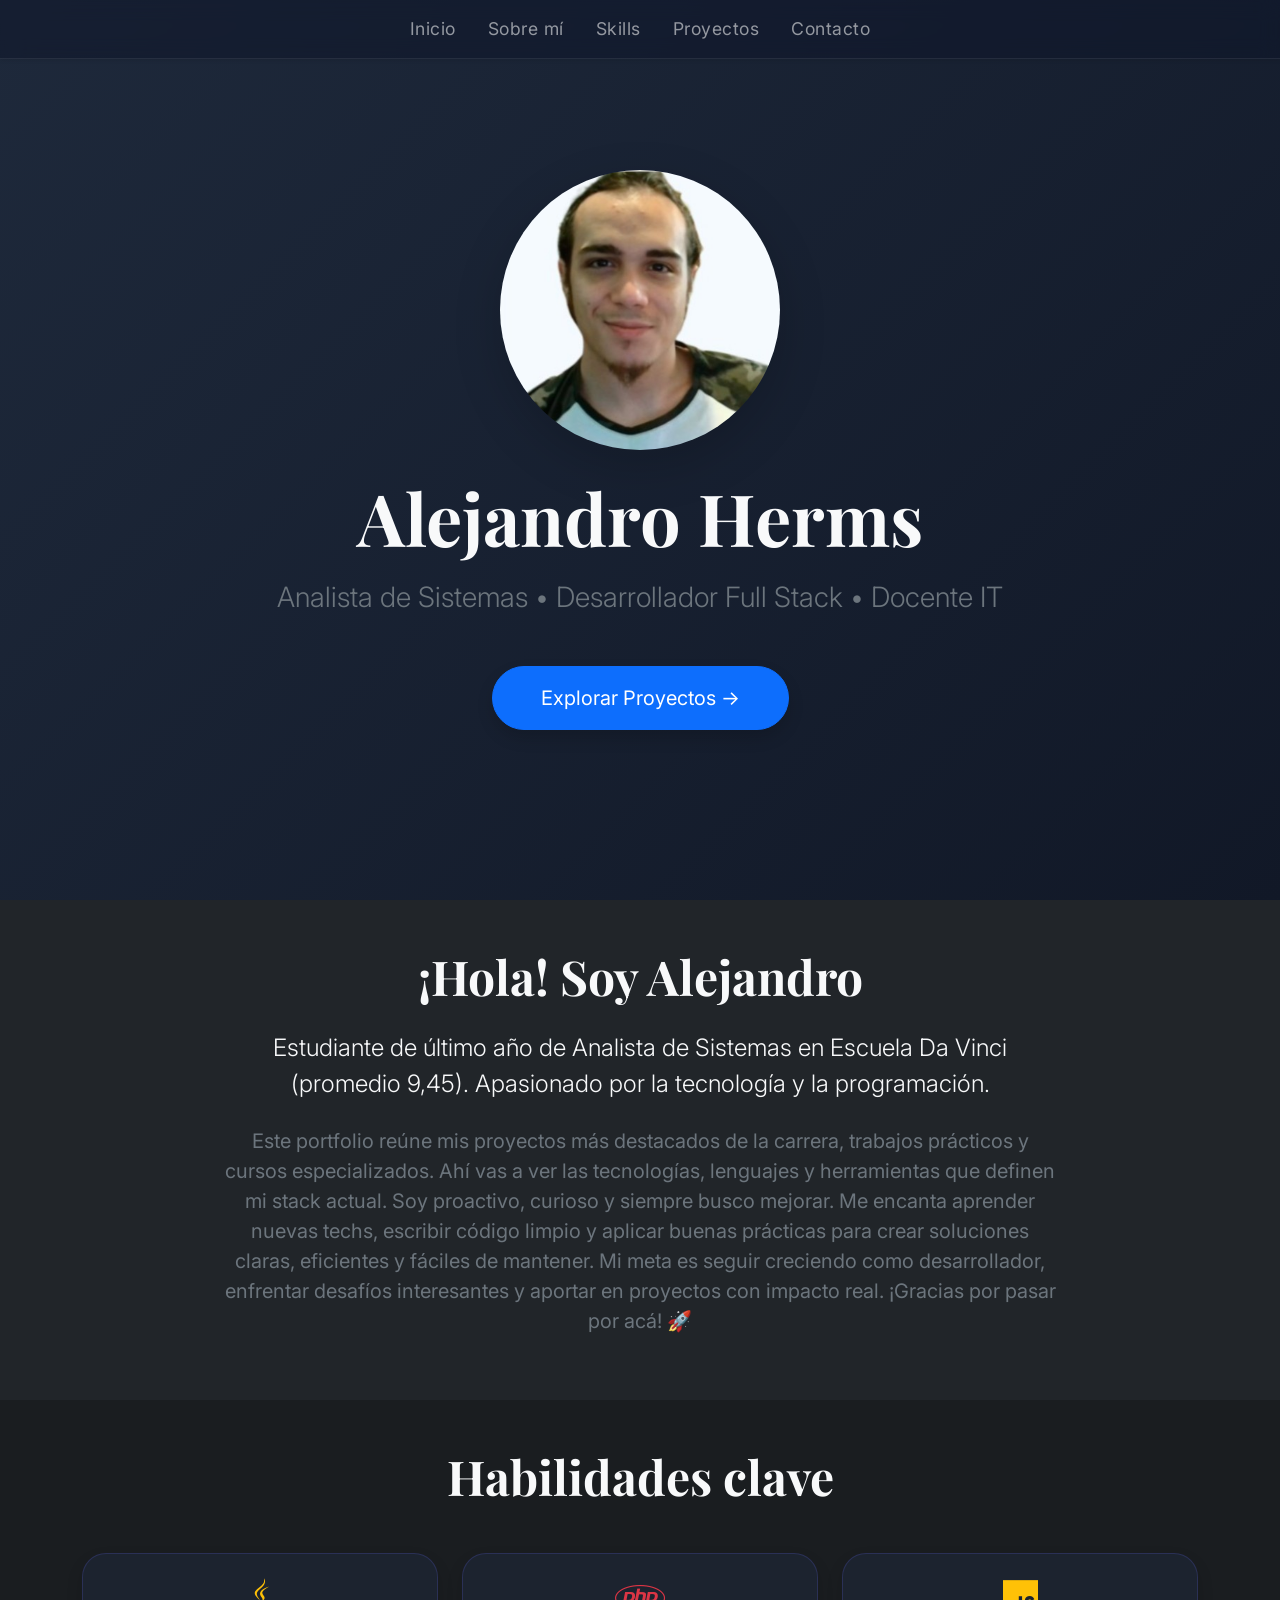
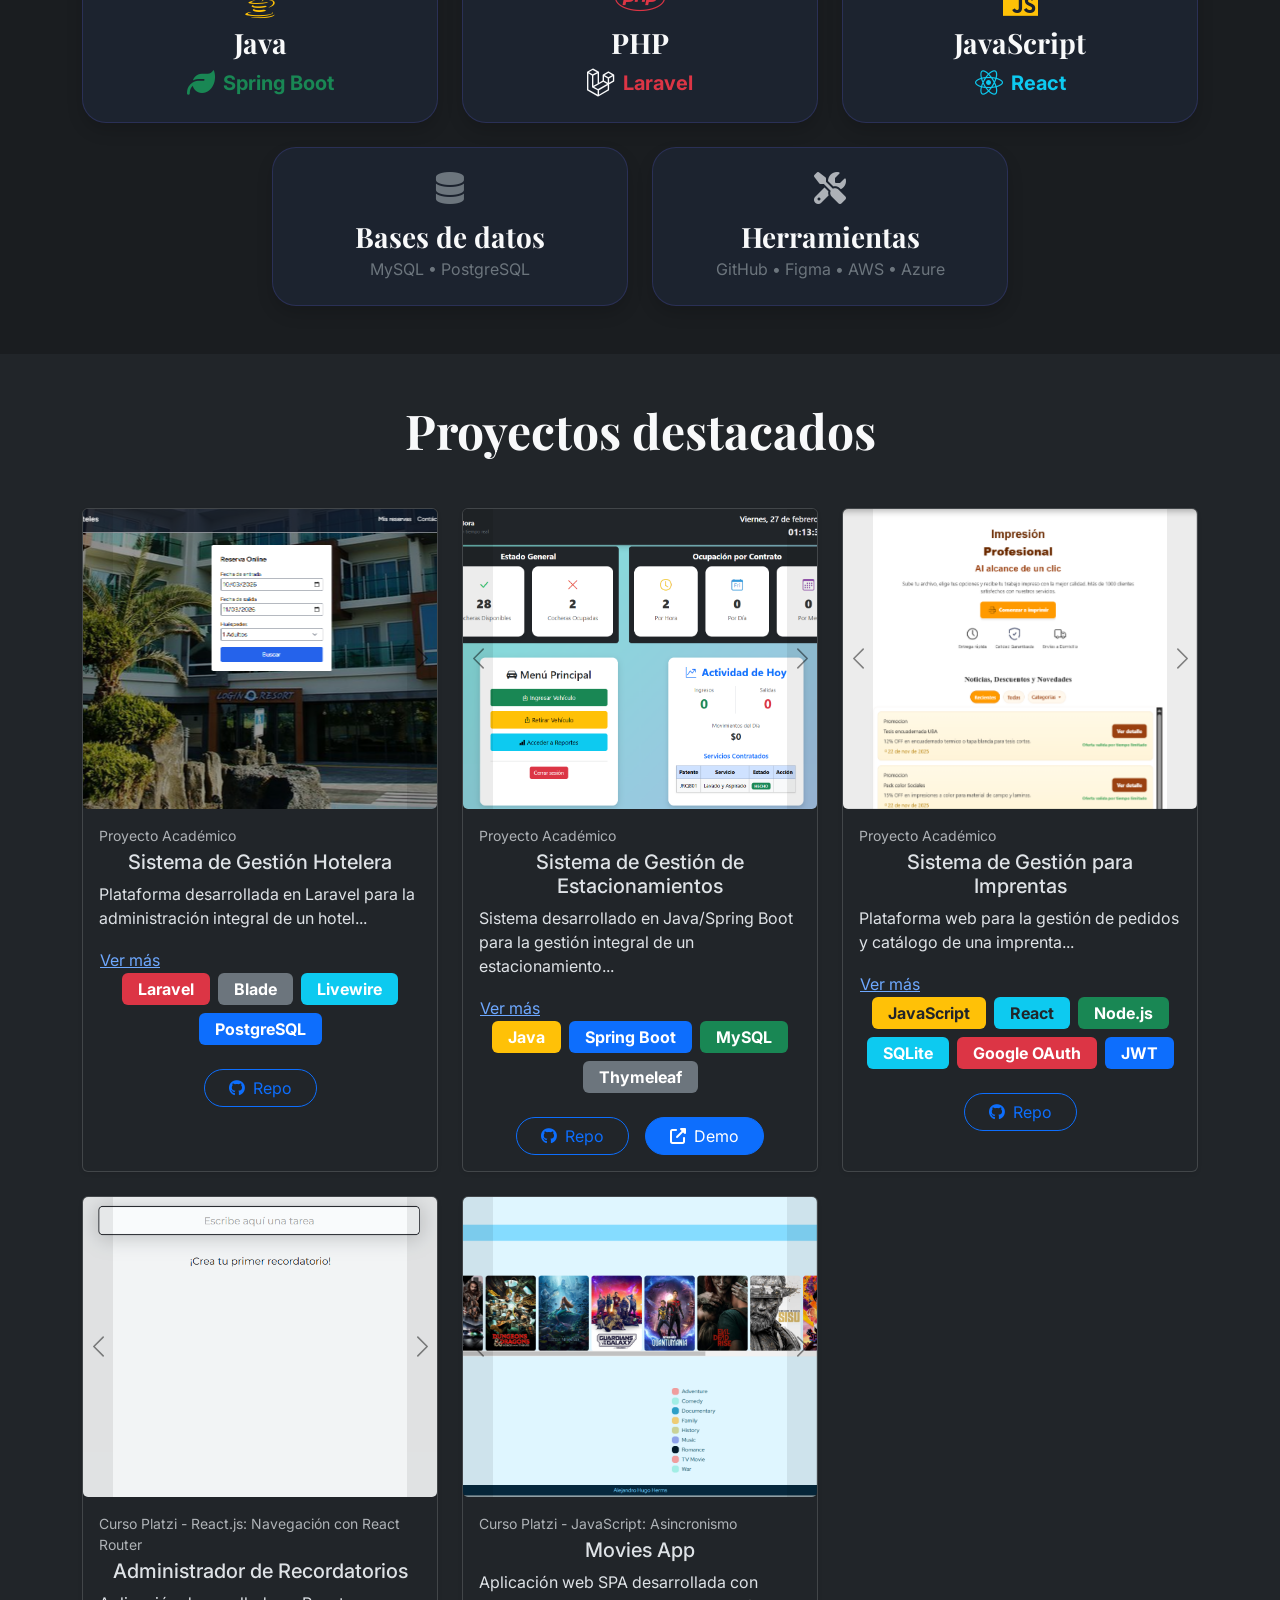
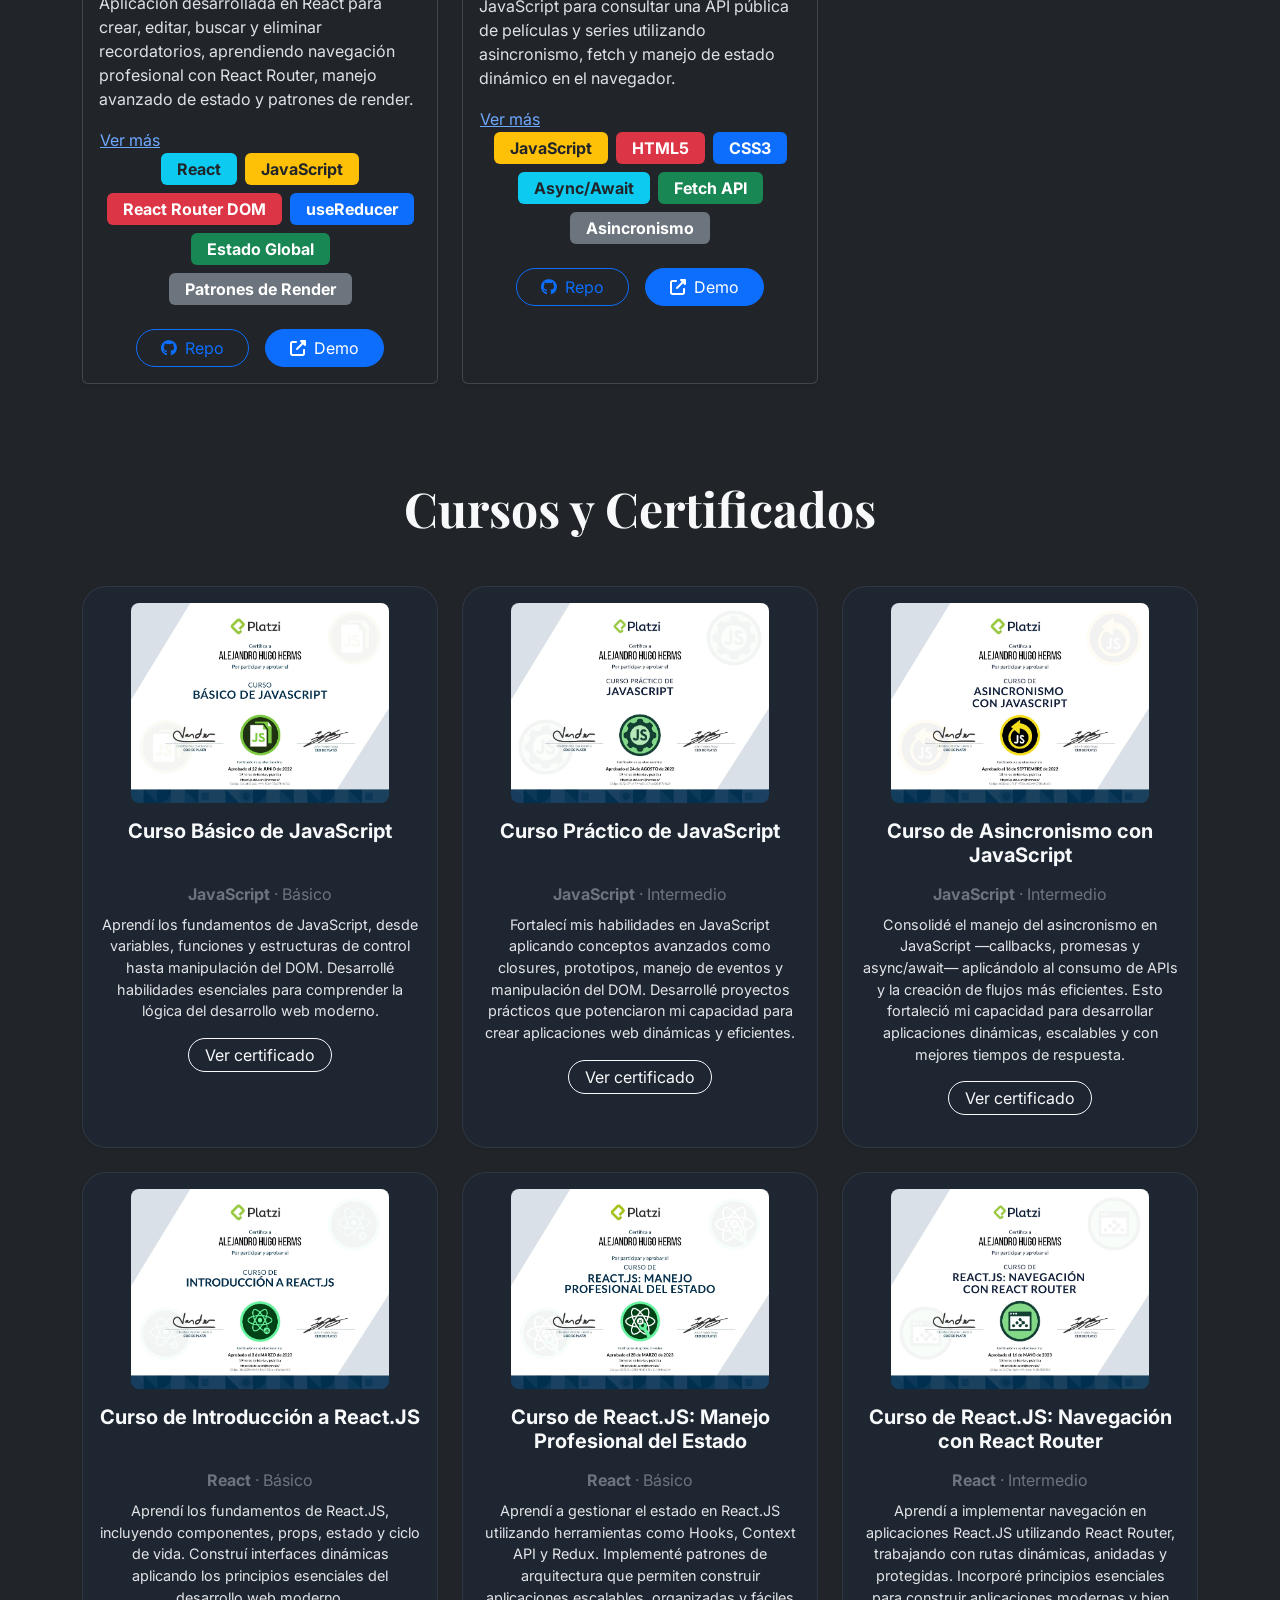
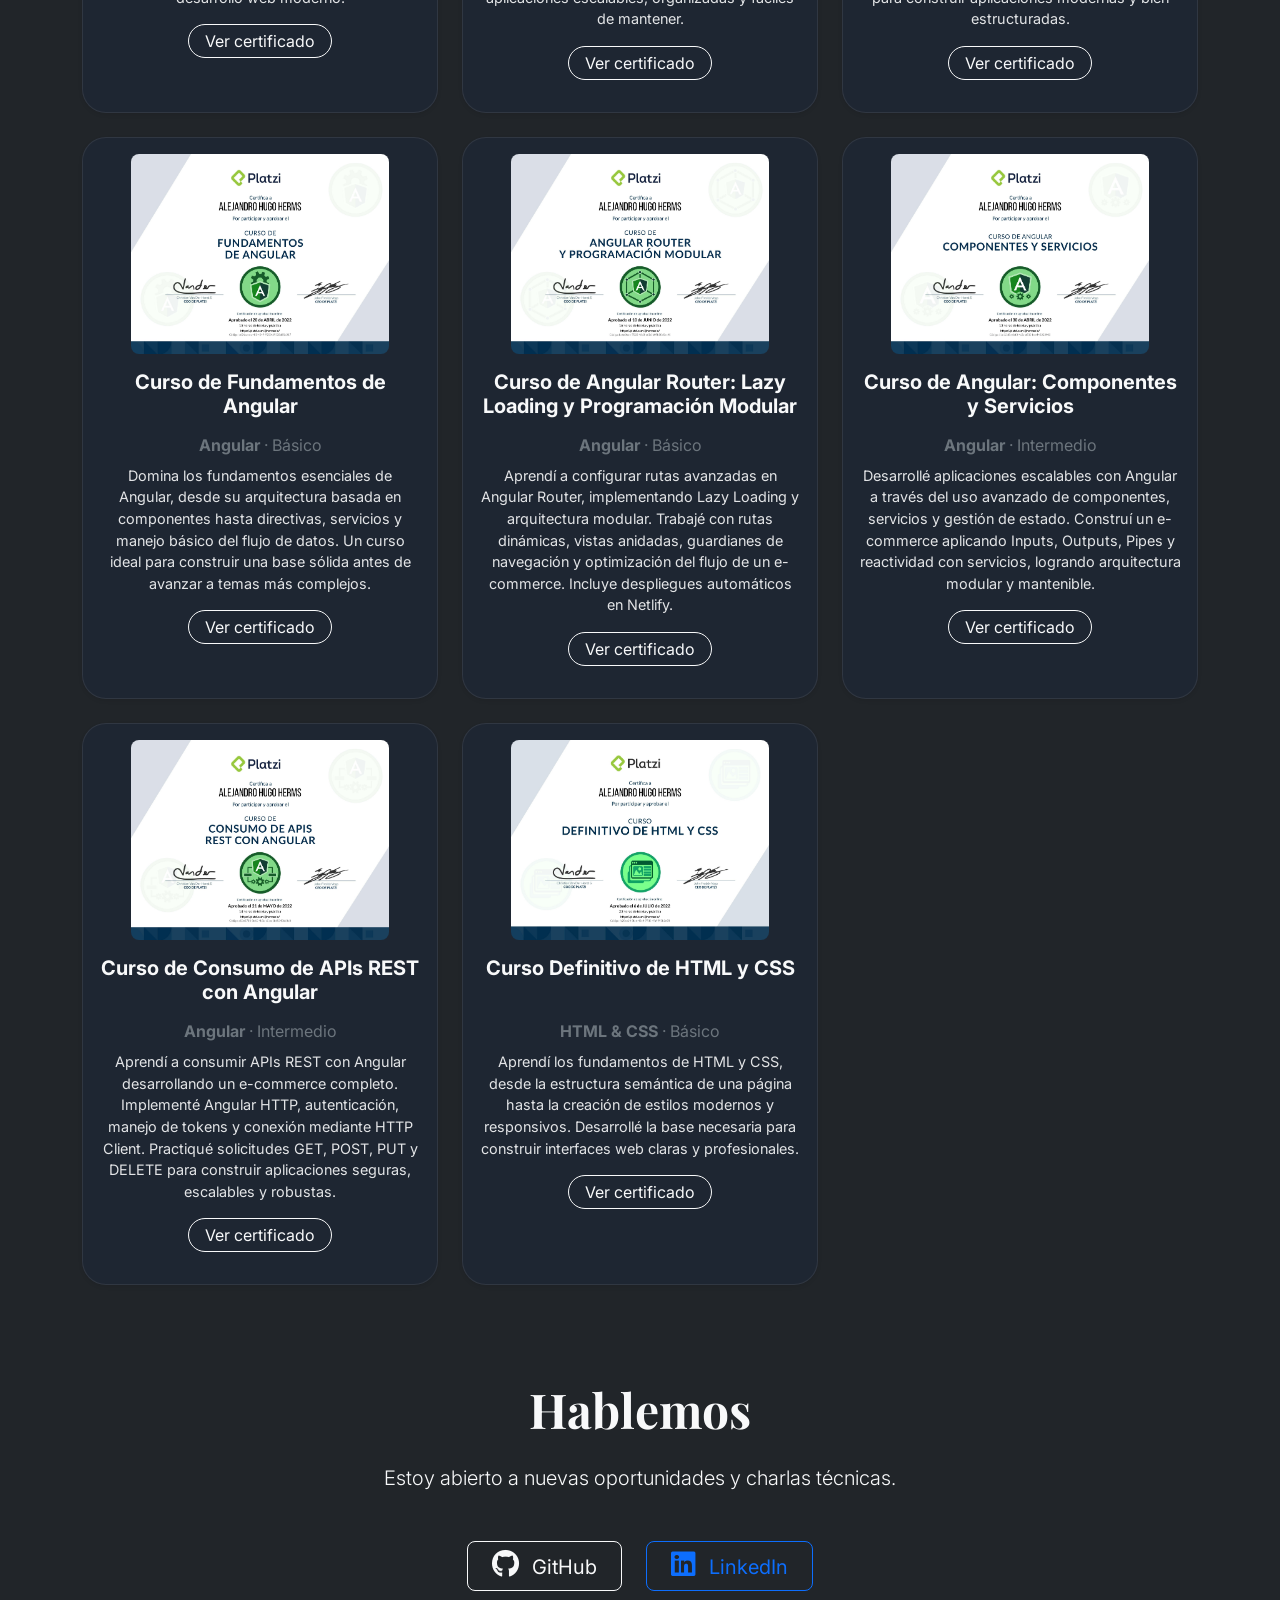
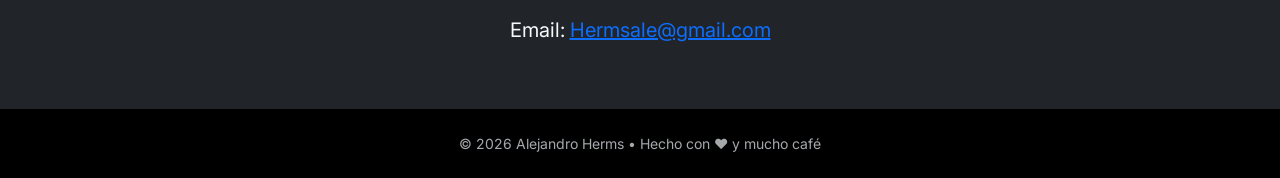
<file: index.html>
<!doctype html>
<html lang="es" data-bs-theme="dark"> <!-- Dark mode por defecto – podés togglearlo -->
<head>
  <meta charset="utf-8">
  <meta name="viewport" content="width=device-width, initial-scale=1">
  <title>Alejandro Herms | Desarrollador Full Stack</title>
  
  <!-- Bootstrap 5.3+ -->
  <link href="https://cdn.jsdelivr.net/npm/bootstrap@5.3.3/dist/css/bootstrap.min.css" rel="stylesheet" integrity="sha384-QWTKZyjpPEjISv5WaRU9OFeRpok6YctnYmDr5pNlyT2bRjXh0JMhjY6hW+ALEwIH" crossorigin="anonymous">
  
  <!-- Font Awesome -->
  <link rel="stylesheet" href="https://cdnjs.cloudflare.com/ajax/libs/font-awesome/6.5.0/css/all.min.css">
  
  <!-- Google Fonts – tipografías modernas -->
  <link rel="preconnect" href="https://fonts.googleapis.com">
  <link rel="preconnect" href="https://fonts.gstatic.com" crossorigin>
  <link href="https://fonts.googleapis.com/css2?family=Inter:wght@300;400;500;600;700&family=Playfair+Display:wght@700&display=swap" rel="stylesheet">
  
  <!-- Tu CSS custom (sugerido abajo) -->
  <link rel="stylesheet" href="styles/style.css">
  <link rel="stylesheet" href="styles/cardsCursos.css">
  <link rel="stylesheet" href="styles/cursor.css">
  
  <!-- Favicon (agregá uno bueno) -->
  <link rel="icon" href="favicon.ico" type="image/x-icon">
</head>
<body class="bg-dark text-light">

  <!-- Navbar más minimal y con glassmorphism o sombra suave -->
<nav class="navbar navbar-expand-lg navbar-dark glass-nav fixed-top shadow-sm">
  <div class="container">

    <!-- Logo centrado en mobile -->
    <a class="navbar-brand fw-bold fs-3 mx-auto d-lg-none" href="#hero">AH</a>

    <button class="navbar-toggler" type="button" data-bs-toggle="collapse" data-bs-target="#navbarNav">
      <span class="navbar-toggler-icon"></span>
    </button>

    <div class="collapse navbar-collapse justify-content-center" id="navbarNav">
      <ul class="navbar-nav align-items-center gap-3">

        <li class="nav-item">
          <a class="nav-link nav-modern" href="#hero">Inicio</a>
        </li>

        <li class="nav-item">
          <a class="nav-link nav-modern" href="#about">Sobre mí</a>
        </li>

        <!-- Logo centrado en desktop -->
        <li class="nav-item d-none d-lg-block mx-4">
          <a class="navbar-brand fw-bold fs-2 nav-logo" href="#hero">AH</a>
        </li>

        <li class="nav-item">
          <a class="nav-link nav-modern" href="#skills">Skills</a>
        </li>

        <li class="nav-item">
          <a class="nav-link nav-modern" href="#projects">Proyectos</a>
        </li>

        <li class="nav-item">
          <a class="nav-link nav-modern" href="#contact">Contacto</a>
        </li>

      </ul>
    </div>
  </div>
</nav>

  <!-- HERO – más grande, con gradiente y foto destacada -->
  <section id="hero" class="min-vh-100 d-flex align-items-center justify-content-center text-center bg-gradient-hero position-relative overflow-hidden">
    <div class="container position-relative z-2">
      <img src="image/image.jpg" alt="Alejandro Herms" class="rounded-circle img-fluid shadow-lg mb-4" width="280" height="280" loading="lazy">
      <h1 class="display-2 fw-bold mb-3 animate__animated animate__fadeInDown">Alejandro Herms</h1>
      <p class="lead fs-3 text-secondary mb-5">Analista de Sistemas • Desarrollador Full Stack • Docente IT</p>
      <a href="#projects" class="btn btn-primary btn-lg px-5 py-3 rounded-pill shadow">Explorar Proyectos →</a>
    </div>
  </section>

  <section id="about" class="py-5">
    <div class="container">
      <div class="row justify-content-center">
        <div class="col-lg-9 text-center">
          <h2 class="display-5 fw-bold mb-4">¡Hola! Soy Alejandro</h2>
          <p class="lead fs-4 mb-4">
            Estudiante de último año de Analista de Sistemas en Escuela Da Vinci (promedio 9,45). Apasionado por la tecnología y la programación.          </p>
          <p class="fs-5 text-secondary">
            Este portfolio reúne mis proyectos más destacados de la carrera, trabajos prácticos y cursos especializados. Ahí vas a ver las tecnologías, lenguajes y herramientas que definen mi stack actual.
              Soy proactivo, curioso y siempre busco mejorar. Me encanta aprender nuevas techs, escribir código limpio y aplicar buenas prácticas para crear soluciones claras, eficientes y fáciles de mantener.
              Mi meta es seguir creciendo como desarrollador, enfrentar desafíos interesantes y aportar en proyectos con impacto real. ¡Gracias por pasar por acá! 🚀
          </p>
        </div>
      </div>
    </div>
  </section>

<section id="skills" class="py-5 bg-dark-subtle">
  <div class="container">
    <h2 class="text-center display-5 fw-bold mb-5">Habilidades clave</h2>
    
    <div class="row g-4 justify-content-center">
      
      <!-- Java + Spring Boot -->
      <div class="col-6 col-md-4 col-lg-4">
        <div class="skill-card p-4 rounded-4 shadow hover-scale text-center highlight-framework" 
             onclick="filtrarProyectos('java')">
          <i class="fab fa-java fs-1 mb-2 text-warning"></i> <!-- Lenguaje base -->
          <h3 class="fw-bold mb-2">Java</h3>
          <div class="d-flex align-items-center justify-content-center gap-2">
            <i class="fas fa-leaf fs-3 text-success"></i> <!-- Ícono Spring (hoja verde oficial) -->
            <p class="text-success fw-bold fs-5 mb-0">Spring Boot</p>
          </div>
        </div>
      </div>

      <!-- PHP + Laravel -->
      <div class="col-6 col-md-4 col-lg-4">
        <div class="skill-card p-4 rounded-4 shadow hover-scale text-center highlight-framework" 
             onclick="filtrarProyectos('php')">
          <i class="fab fa-php fs-1 mb-2 text-danger"></i> <!-- Lenguaje base -->
          <h3 class="fw-bold mb-2">PHP</h3>
          <div class="d-flex align-items-center justify-content-center gap-2">
            <i class="fab fa-laravel fs-3 text-pink"></i> <!-- Laravel brand icon -->
            <p class="text-danger fw-bold fs-5 mb-0">Laravel</p>
          </div>
        </div>
      </div>

      <!-- JavaScript + React -->
      <div class="col-6 col-md-4 col-lg-4">
        <div class="skill-card p-4 rounded-4 shadow hover-scale text-center highlight-framework" 
             onclick="filtrarProyectos('javascript')">
          <i class="fab fa-js fs-1 mb-2 text-warning"></i> <!-- Lenguaje base -->
          <h3 class="fw-bold mb-2">JavaScript</h3>
          <div class="d-flex align-items-center justify-content-center gap-2">
            <i class="fab fa-react fs-3 text-info"></i> <!-- React brand icon -->
            <p class="text-info fw-bold fs-5 mb-0">React</p>
          </div>
        </div>
      </div>

      <!-- Bases de datos (simple, sin framework extra) -->
      <div class="col-6 col-md-4 col-lg-4">
        <div class="skill-card p-4 rounded-4 shadow hover-scale text-center" 
             onclick="filtrarProyectos('mysql')">
          <i class="fas fa-database fs-2 mb-3 text-secondary"></i>
          <h3 class="fw-bold mb-1">Bases de datos</h3>
          <p class="text-secondary mb-0">MySQL • PostgreSQL</p>
        </div>
      </div>

      <!-- Herramientas -->
      <div class="col-6 col-md-4 col-lg-4">
        <div class="skill-card p-4 rounded-4 shadow hover-scale text-center" 
             onclick="filtrarProyectos('tools')">
          <i class="fas fa-tools fs-2 mb-3 text-muted"></i>
          <h3 class="fw-bold mb-1">Herramientas</h3>
          <p class="text-secondary mb-0">GitHub • Figma • AWS • Azure</p>
        </div>
      </div>

    </div>
  </div>
</section>

<!-- PROYECTOS -->
  <section id="projects" class="py-5">
    <div class="container">
      <h2 class="text-center display-5 fw-bold mb-5">Proyectos destacados</h2>
      <div class="row g-4" id="projects-container">
      </div>
    </div>
  </section>

  <!-- CURSOS -->
<section id="cursos" class="py-5">
  <div class="container">
    <h2 class="text-center display-5 fw-bold mb-5">Cursos y Certificados</h2>
    <div class="row g-4" id="cursos-container">
    </div>
  </div>
</section>

  <!-- CONTACTO -->
  <section id="contact" class="py-5 bg-gradient-contact">
    <div class="container text-center">
      <h2 class="display-5 fw-bold mb-4">Hablemos</h2>
      <p class="lead mb-5">Estoy abierto a nuevas oportunidades y charlas técnicas.</p>
      <div class="d-flex justify-content-center gap-4 flex-wrap">
        <a href="https://github.com/hermsale" target="_blank" rel="noopener" class="btn btn-outline-light btn-lg px-4">
          <i class="fab fa-github fs-3 me-2"></i> GitHub
        </a>
        <a href="https://www.linkedin.com/in/alejandro-hugo-herms/" target="_blank" rel="noopener" class="btn btn-outline-primary btn-lg px-4">
          <i class="fab fa-linkedin fs-3 me-2"></i> LinkedIn
        </a>
      </div>
      <p class="mt-4 fs-5">Email: <a href="mailto:Hermsale@gmail.com" class="text-primary">Hermsale@gmail.com</a></p>
    </div>
  </section>

  <footer class="text-center py-4 bg-black text-muted small">
    © 2026 Alejandro Herms • Hecho con ❤️ y mucho café
  </footer>

  <!-- Scripts -->
  <script src="https://cdn.jsdelivr.net/npm/bootstrap@5.3.3/dist/js/bootstrap.bundle.min.js"></script>
  <script src="./js/cargaInicialProyectos.js"></script>
  <script src="./js/cursosCargaInicial.js"></script>
  <script src="./js/script.js"></script>

  <!-- Opcional: AOS para animaciones al scroll -->
  <link href="https://unpkg.com/aos@2.3.1/dist/aos.css" rel="stylesheet">


  <script src="https://unpkg.com/aos@2.3.1/dist/aos.js"></script>
  <script>AOS.init({ duration: 800, once: true });</script>
  <script src="./js/cursor.js"></script> 

   <!-- Modal cursos -->
  <div id="modalCursoImg" class="modal-imagen" onclick="cerrarModalCursoImg()">
    <span class="cerrar">&times;</span>
    <img class="modal-contenido" id="imgCursoModal" alt="Imagen del curso">
    <div id="captionCurso"></div>
  </div>

  <!-- Modal sigue igual, pero podés mejorar con más controles -->
 <div class="modal fade" id="modalImagen" tabindex="-1">
    <div class="modal-dialog modal-dialog-centered modal-xl">
      <div class="modal-content bg-dark">
        <div class="modal-body p-0">

          <div id="carouselModal" class="carousel slide" data-bs-ride="false">
            <div class="carousel-inner" id="carouselModalInner">
            </div>

            <button class="carousel-control-prev" type="button" data-bs-target="#carouselModal" data-bs-slide="prev" title="Imagen anterior">
              <span class="carousel-control-prev-icon"></span>
            </button>
            <button class="carousel-control-next" type="button" data-bs-target="#carouselModal" data-bs-slide="next" title="Siguiente imagen">
              <span class="carousel-control-next-icon"></span>
            </button>
          </div>

        </div>
      </div>
    </div>
  </div>

 
</body>
</html>
</file>
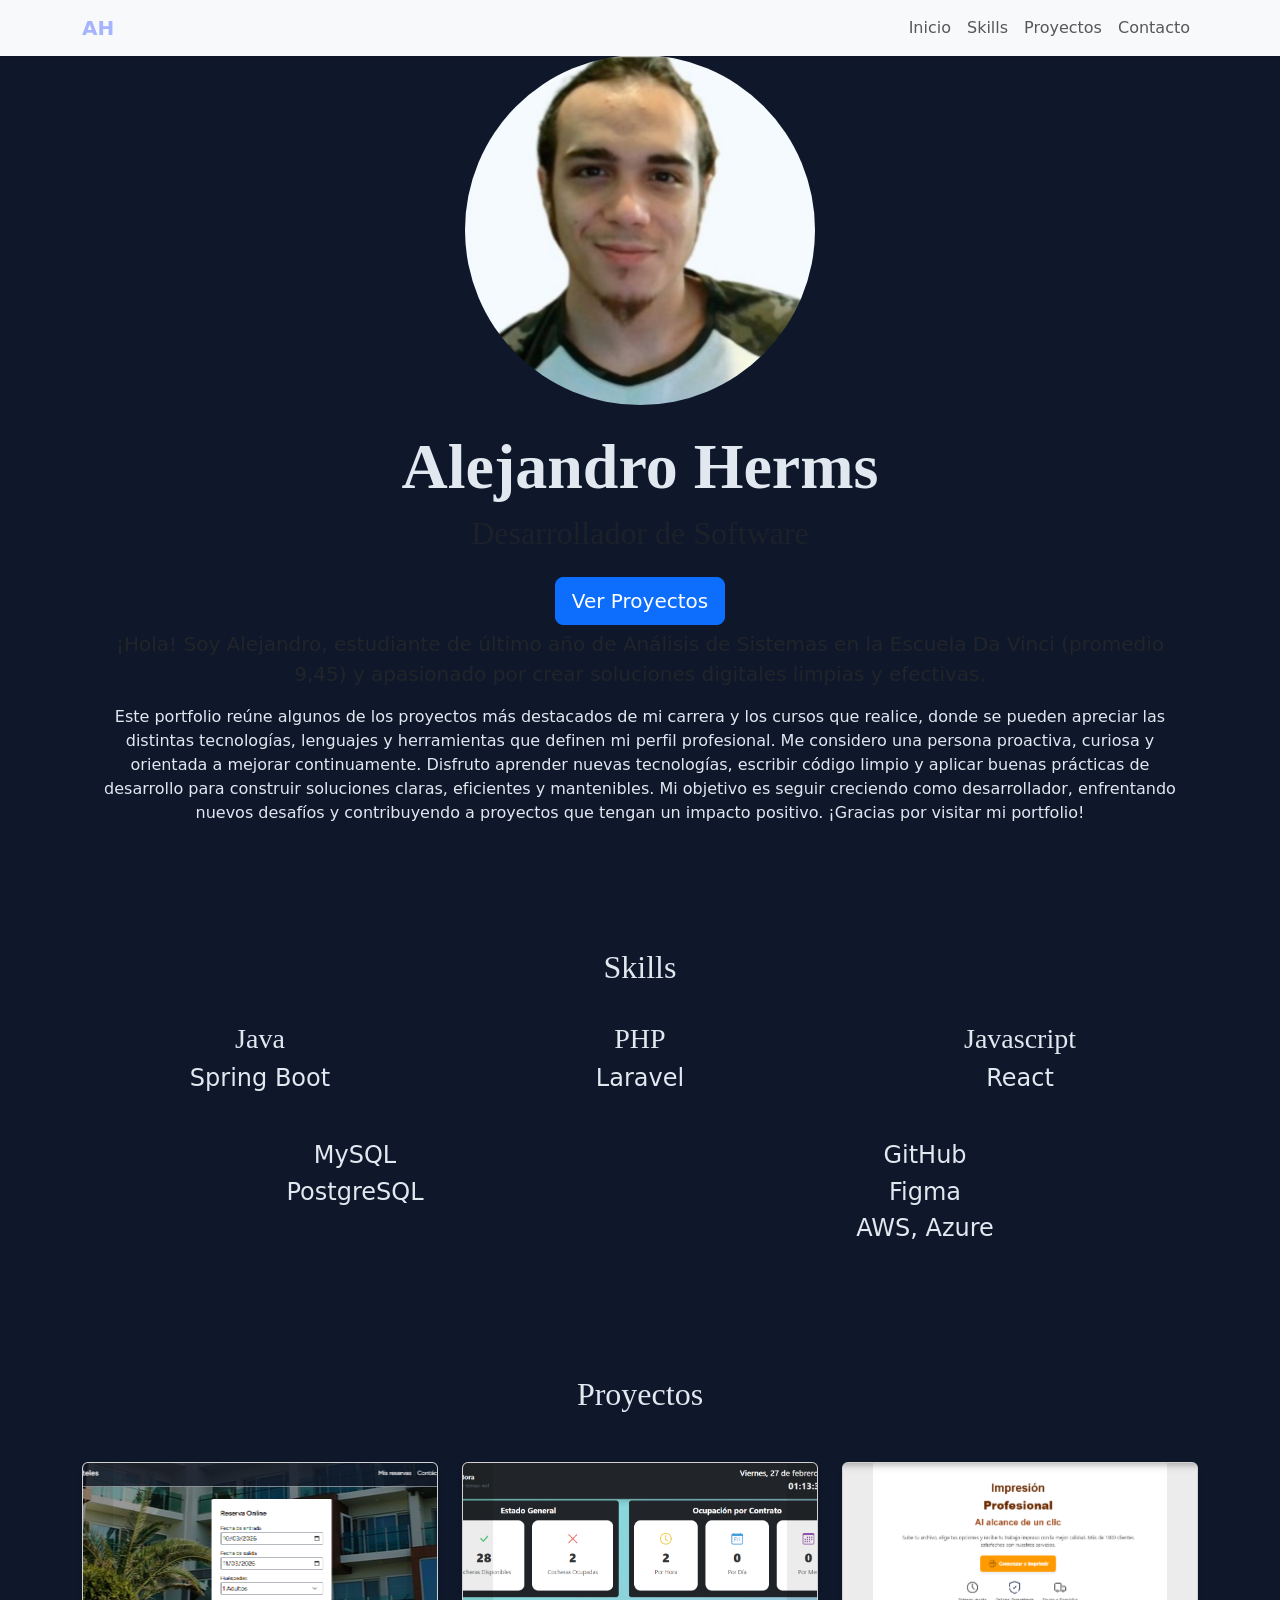
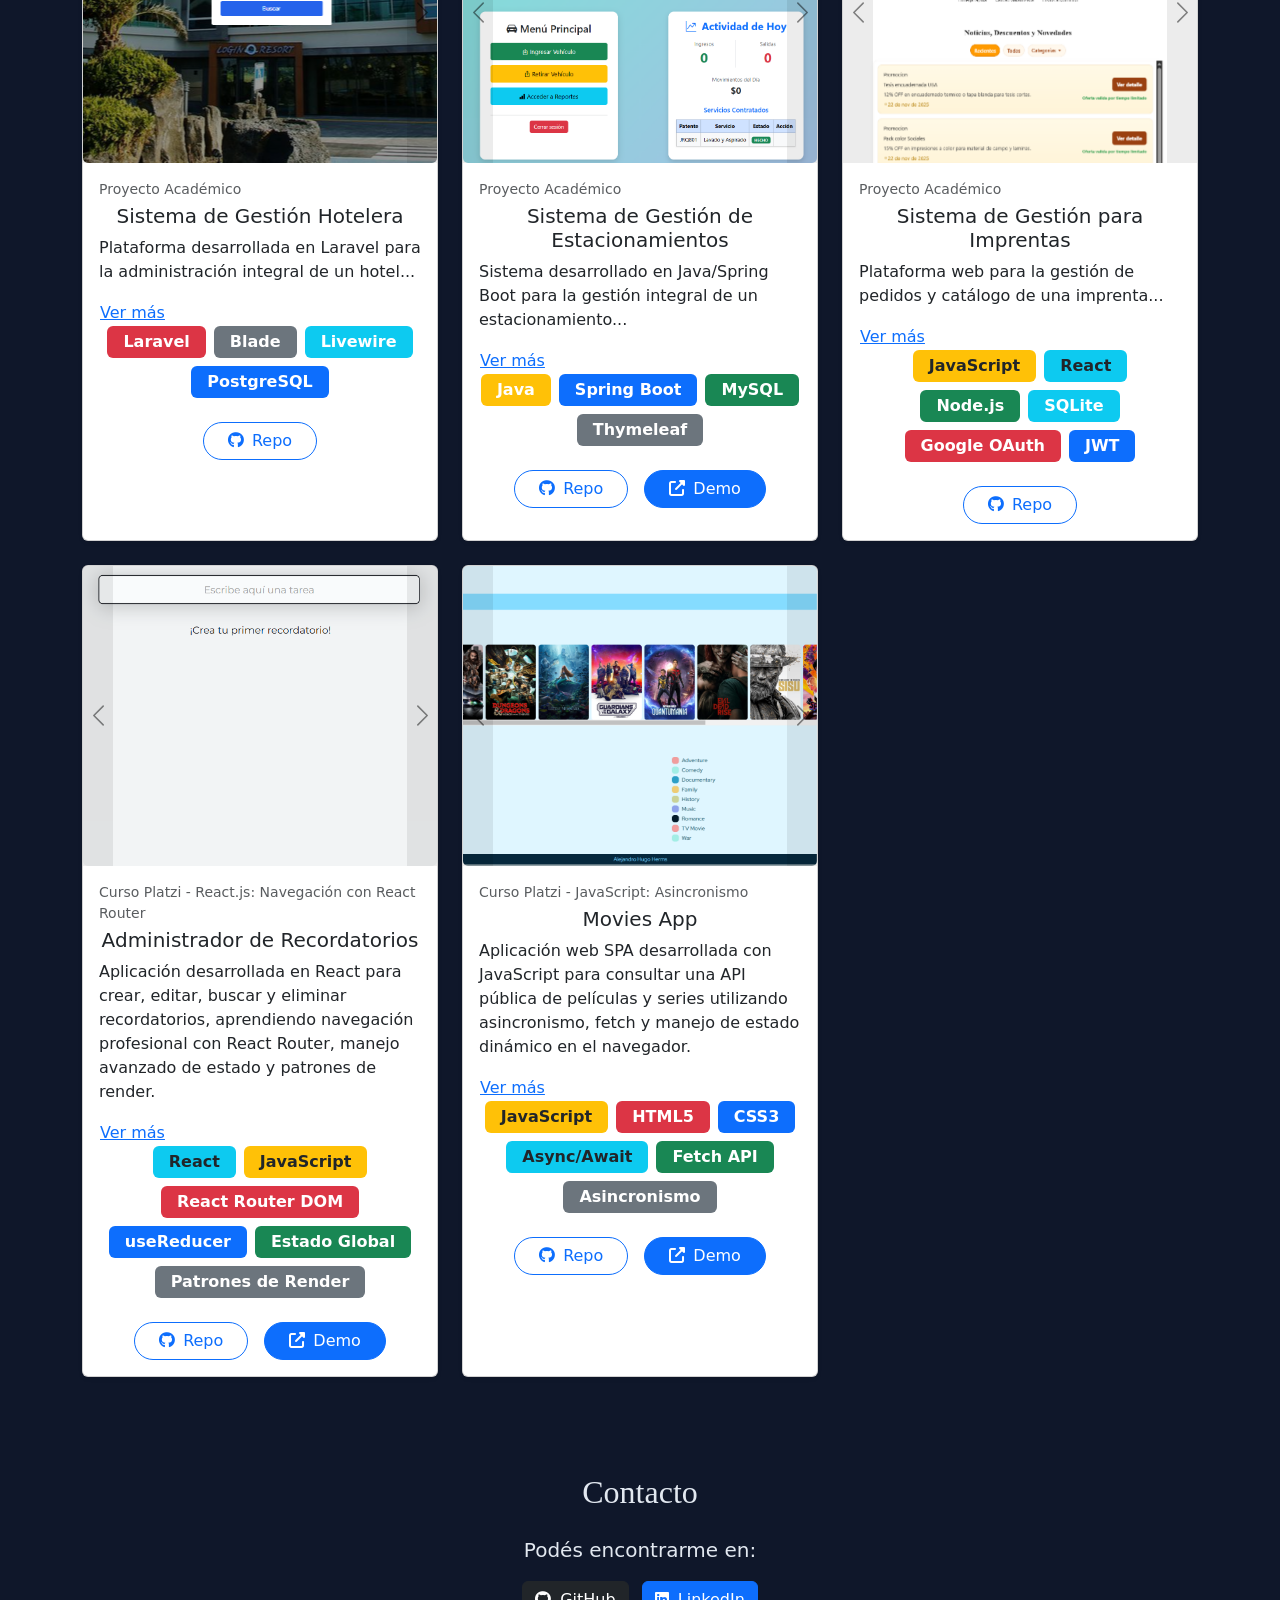
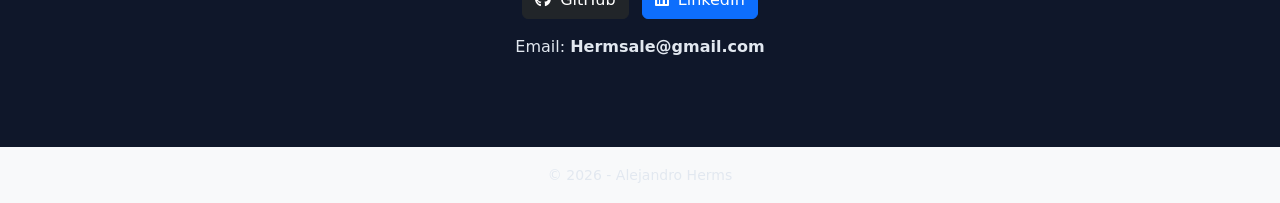
<file: Projects.html>
<!doctype html>
<html lang="es">
<head>
  <meta charset="utf-8">
  <meta name="viewport" content="width=device-width, initial-scale=1">
  <title>Portfolio - Alejandro Herms</title>
  <link href="https://cdn.jsdelivr.net/npm/bootstrap@5.3.8/dist/css/bootstrap.min.css" rel="stylesheet">
  <link rel="stylesheet" href="https://cdnjs.cloudflare.com/ajax/libs/font-awesome/6.5.0/css/all.min.css">
  <link rel="stylesheet" href="styles/style.css">

</head>
<body>

<!-- NAVBAR -->
<nav class="navbar navbar-expand-lg bg-light shadow-sm fixed-top">
  <div class="container">
    <a class="navbar-brand fw-bold" href="#hero">AH</a>
    <button class="navbar-toggler" type="button" data-bs-toggle="collapse" data-bs-target="#navbarNav" title="Alternar navegación">
      <span class="navbar-toggler-icon"></span>
    </button>

    <div class="collapse navbar-collapse" id="navbarNav">
      <ul class="navbar-nav ms-auto">
        <li class="nav-item"><a class="nav-link" href="#about">Inicio</a></li>
        <li class="nav-item"><a class="nav-link" href="#skills">Skills</a></li>
        <li class="nav-item"><a class="nav-link" href="#projects">Proyectos</a></li>
        <li class="nav-item"><a class="nav-link" href="#contact">Contacto</a></li>
      </ul>
    </div>
  </div>
</nav>

<!-- HERO -->
<section id="hero" class="container">
  <img src="image/image.jpg" alt="Foto de Alejandro Herms" class="rounded-circle mb-4" width="350" height="350">
  <h1 class="display-3 fw-bold">Alejandro Herms</h1>
  <h2 class="text-muted mb-4">Desarrollador de Software</h2>
  <a href="#projects" class="btn btn-primary btn-lg">Ver Proyectos</a>
  <!-- SOBRE MÍ -->
  <section id="about" class="container py-1">
    <p class="lead text-center text-body">
      ¡Hola! Soy Alejandro, estudiante de último año de Análisis de Sistemas en la Escuela Da Vinci (promedio 9,45) y apasionado por crear soluciones digitales limpias y efectivas.
    </p>
    <p class="text-center text-lg-center">
      Este portfolio reúne algunos de los proyectos más destacados de mi carrera y los cursos que realice, donde se pueden apreciar las distintas tecnologías, lenguajes y herramientas que definen mi perfil profesional.
      Me considero una persona proactiva, curiosa y orientada a mejorar continuamente. Disfruto aprender nuevas tecnologías, escribir código limpio y aplicar buenas prácticas de desarrollo para construir soluciones claras, eficientes y mantenibles.
      Mi objetivo es seguir creciendo como desarrollador, enfrentando nuevos desafíos y contribuyendo a proyectos que tengan un impacto positivo. ¡Gracias por visitar mi portfolio!
    </p>
  </section>
</section>


<!-- SKILLS -->
<section id="skills" class="container py-5">
  <h2 class="text-center mb-4">Skills</h2>
  <div class="row text-center">
    <div class="col-md-4 mb-3">
      <div class="skill-box" onclick="filtrarProyectos('java')">
        <h3>Java</h3>
        <h4>Spring Boot</h4>
      </div>
    </div>

    <div class="col-md-4 mb-3">
      <div class="skill-box" onclick="filtrarProyectos('php')">
        <h3>PHP</h3>
        <h4>Laravel</h4>
      </div>
    </div>

    <div class="col-md-4 mb-3">
      <div class="skill-box" onclick="filtrarProyectos('javascript')">
        <h3>Javascript</h3>
        <h4>React</h4>
      </div>
    </div>

    <div class="col-md-6 mb-3">
      <div class="skill-box" onclick="filtrarProyectos('mysql')">
        <h4>MySQL</h4>
        <h4>PostgreSQL</h4>
      </div>
    </div>

    <div class="col-md-6 mb-3">
      <div class="skill-box">
        <h4>GitHub</h4>
        <h4>Figma</h4>
        <h4>AWS, Azure</h4>
      </div>
    </div>
  </div>
</section>

<!-- PROYECTOS -->
<section id="projects" class="container py-5">
  <h2 class="text-center mb-5">Proyectos</h2>
  <div class="row g-4" id="projects-container"></div>
</section>

<!-- CONTACTO -->
<section id="contact" class="container py-5">
  <h2 class="text-center mb-4">Contacto</h2>
  <div class="text-center">
    <p class="lead">Podés encontrarme en:</p>
    <p>
  <a href="https://github.com/hermsale"
     target="_blank"
     class="btn btn-dark me-2"
     rel="noopener noreferrer">
    <i class="fab fa-github me-1"></i> GitHub
  </a>

  <a href="https://www.linkedin.com/in/alejandro-hugo-herms/"
     target="_blank"
     class="btn btn-primary"
     rel="noopener noreferrer">
    <i class="fab fa-linkedin me-1"></i> LinkedIn
  </a>
</p>
    <p>Email: <strong>Hermsale@gmail.com</strong></p>
  </div>
</section>

<footer class="text-center py-3 bg-light mt-4">
  <small>© 2026 - Alejandro Herms</small>
</footer>

<script src="https://cdn.jsdelivr.net/npm/bootstrap@5.3.8/dist/js/bootstrap.bundle.min.js"></script>
<script src="./js/cargaInicialProyectos.js"></script>
<script src="./js/script.js"></script>
</body>

<!-- modal -->
  <div class="modal fade" id="modalImagen" tabindex="-1">
    <div class="modal-dialog modal-dialog-centered modal-xl">
      <div class="modal-content bg-dark">
        <div class="modal-body p-0">

          <div id="carouselModal" class="carousel slide" data-bs-ride="false">
            <div class="carousel-inner" id="carouselModalInner">
            </div>

            <button class="carousel-control-prev" type="button" data-bs-target="#carouselModal" data-bs-slide="prev" title="Imagen anterior">
              <span class="carousel-control-prev-icon"></span>
            </button>
            <button class="carousel-control-next" type="button" data-bs-target="#carouselModal" data-bs-slide="next" title="Siguiente imagen">
              <span class="carousel-control-next-icon"></span>
            </button>
          </div>

        </div>
      </div>
    </div>
  </div>
</html>
</file>
<file: styles/style.css>
/*  */
/* NAVBAR GLASS EFFECT */
.glass-nav {
  background: rgba(15, 23, 42, 0.55);
  backdrop-filter: blur(10px);
  -webkit-backdrop-filter: blur(10px);
  border-bottom: 1px solid rgba(255, 255, 255, 0.08);
  padding: 0.6rem 0;
}

/* Logo moderno */
.nav-logo {
  color: var(--primary) !important;
  transition: 0.3s ease;
}

.nav-logo:hover {
  transform: scale(1.12);
  text-shadow: 0 0 12px rgba(99, 102, 241, 0.6);
}

/* Links modernos */
.nav-modern {
  position: relative;
  font-size: 1.1rem;
  letter-spacing: 0.5px;
  transition: 0.3s ease;
  padding: 6px 4px;
}

.nav-modern:hover {
  color: var(--secondary) !important;
}

/* Subrayado animado */
.nav-modern::after {
  content: "";
  position: absolute;
  left: 50%;
  bottom: -4px;
  transform: translateX(-50%);
  width: 0;
  height: 2px;
  background: var(--primary);
  transition: width 0.3s ease;
}

.nav-modern:hover::after {
  width: 60%;
}

/* Mobile brand */
.navbar-brand {
  color: var(--secondary) !important;
}

/* Remove default toggler bg */
.navbar-toggler {
  border: none;
}

.navbar-toggler:focus {
  box-shadow: none;
}

/* skills */
.skill-box {
  padding: 12px 20px;
  border-radius: 10px;
  display: inline-block;     /* PARA QUE SEA PEQUEÑO Y AJUSTADO */
  transition: 0.3s;
}
.skill-box:hover {
  transform: scale(1.1);
  margin: 1rem;
  color: #bfbebe;
  background-color: rgb(43, 43, 43);
  cursor: pointer;
  transform: translateY(-4px); /* movimiento suave hacia arriba */
}

.skill-box:hover h3,
.skill-box:hover h4 {
  transform: translateX(6px);   /* movimiento horizontal elegante */
  opacity: 0.9;                 /* leve fade */
  letter-spacing: 1.5px;        /* efecto "tech" */
}
   html {
      scroll-behavior: smooth;
    }
    #hero {
      height: 100vh;
      display: flex;
      flex-direction: column;
      justify-content: center;
      align-items: center;
      text-align: center;
    }

    .card .carousel-control-prev-icon,
.card .carousel-control-next-icon {
  filter: invert(1);
  width: 25px;
  height: 25px;
}

.card .carousel-control-prev,
.card .carousel-control-next {
  background: rgba(0, 0, 0, 0.15);
  width: 30px;
}

.carousel-inner img {
  height: 300px;   /* altura estándar */
  width: 100%;          /* ocupa todo el ancho */
  object-fit: cover;    /* recorta para mantener proporciones */
  border-radius: 5px;   /* opcional, queda más moderno */
}


.carousel-modal img{
  height: auto;
  width: 100%;          
  object-fit: cover;    
  border-radius: 5px;   
  max-height: 80vh;  
  object-fit: contain; 
}



.proyecto-card {
  transition: box-shadow 0.5s ease-out, border 0.2s ease-out, transform 0.5s ease-out;
}

.proyecto-card.destacado-skill {
  box-shadow: 0 0 25px rgba(0, 200, 255, 0.8),
              0 0 50px rgba(0, 200, 255, 0.4);
  border: 8px solid rgba(0, 200, 255, 0.4);
  transform: scale(1.04);
}

.proyecto-card.bloquear-hover:hover {
  outline: none !important;
  box-shadow: none !important;
  transform: none !important;
  cursor: default;
}

.proyecto-card:hover {
  outline: 4px solid rgba(55, 56, 56, 0.45); /* Borde externo */
  outline-offset: 4px;                       /* Separación elegante */
  box-shadow: 0 0 18px rgba(48, 48, 48, 0.45);
  transform: translateY(-4px);
  border: 4px solid rgba(255, 255, 255, 0.548);
}

.descripcion-completa,
.descripcion-corta {
  transition: opacity 0.3s ease;
}

.d-none {
  display: none !important;
  opacity: 0;
}

/* Flechas del modal con fondo circular visible siempre */
#carouselModal .carousel-control-prev,
#carouselModal .carousel-control-next {
  width: 60px;
  height: 60px;
  top: 50%;
  transform: translateY(-50%);
  background: rgba(0, 0, 0, 0.45); /* fondo oscuro translúcido */
  border-radius: 50%;
  transition: background 0.3s ease;
}

/* Iconos resaltados en blanco puro */
#carouselModal .carousel-control-prev-icon,
#carouselModal .carousel-control-next-icon {
  filter: invert(1);
  width: 32px;
  height: 32px;
}

/* Hover moderno */
#carouselModal .carousel-control-prev:hover,
#carouselModal .carousel-control-next:hover {
  background: rgba(0, 200, 255, 0.65); /* celestito brillante */
}

:root {
  --primary: #6366f1;        /* Indigo moderno */
  --secondary: #a5b4fc;
  --bg: #0f172a;
  --text: #e2e8f0;
}

body {
  font-family: 'Inter', system-ui, sans-serif;
  background: var(--bg);
  color: var(--text);
  scroll-behavior: smooth;
}

h1, h2, h3 { font-family: 'Playfair Display', serif; }

.bg-gradient-hero {
  background: linear-gradient(135deg, #1e293b 0%, #111827 100%);
}

.skill-card {
  background: rgba(30, 41, 59, 0.6);
  border: 1px solid rgba(99, 102, 241, 0.2);
  transition: all 0.3s ease;
}

.skill-card:hover {
  transform: translateY(-8px) scale(1.03);
  border-color: var(--primary);
  box-shadow: 0 20px 40px rgba(99, 102, 241, 0.15);
  cursor: pointer;
}

.hover-scale:hover { transform: scale(1.05); transition: 0.4s; }

.rounded-4 { border-radius: 1.5rem !important; }

/* Dark/light toggle si querés agregarlo después */
[data-bs-theme="light"] { --bg: #ffffff; --text: #0f172a; }

/* Resaltar frameworks clave */
.highlight-framework {

  position: relative;
  overflow: hidden;
}

.highlight-framework::before {
  content: '';
  position: absolute;
  top: -50%;
  left: -50%;
  width: 200%;
  height: 200%;
  background: radial-gradient(circle, rgba(99,102,241,0.15) 0%, transparent 60%);
  opacity: 0;
  transition: opacity 0.4s ease;
  pointer-events: none;
}

.highlight-framework:hover::before {
  opacity: 1;
}

/* Hover más intenso para los destacados */
.highlight-framework:hover {
  transform: translateY(-12px) scale(1.05);
  box-shadow: 0 25px 50px rgba(99, 102, 241, 0.3);
  border-color: var(--primary);
}

/* Íconos grandes y coloridos */
.skill-card i {
  transition: transform 0.4s ease;
}

.skill-card:hover i {
  transform: scale(1.15) rotate(5deg);
}

/* Ajuste para columnas (más equilibrado, 5 cards en lg) */
@media (min-width: 992px) {
  .row.g-4 > div.col-lg-3 {
    flex: 0 0 20%; /* 5 por fila en lg */
    max-width: 20%;
  }
}

/* --- CURSOS --- */

.curso-card {
  background: rgba(30, 41, 59, 0.55);
  border: 1px solid rgba(255, 255, 255, 0.08);
  transition: all 0.35s ease;
  -webkit-backdrop-filter: blur(4px);
  backdrop-filter: blur(4px);
}

.curso-card:hover {
  transform: translateY(-6px) scale(1.03);
  border-color: var(--primary);
  box-shadow: 0 18px 40px rgba(99, 102, 241, 0.25);
  cursor: pointer;
}

.curso-img {
  max-height: 200px;
  object-fit: cover;
  border-radius: 12px;
  transition: 0.3s ease-out;
}

.curso-card:hover .curso-img {
  transform: scale(1.05);
}

.curso-card h5 {
  min-height: 55px;
}

.descripcion-corta {
  font-size: 0.9rem;
  opacity: 0.9;
}

.modal-imagen {
  z-index: 99999 !important;
}

.modal-imagen {
  background-color: rgba(0,0,0,0.8) !important;
}

/* Ajuste responsivo */
@media (min-width: 992px) {
  #cursos-container > div.col-lg-3 {
    flex: 0 0 20%;  /* 5 por fila igual que skills */
    max-width: 20%;
  }
}
</file>
<file: styles/cardsCursos.css>
/* --- CURSOS --- */

.curso-card {
  background: rgba(30, 41, 59, 0.55);
  border: 1px solid rgba(255, 255, 255, 0.08);
  transition: all 0.35s ease;
  -webkit-backdrop-filter: blur(4px);
  backdrop-filter: blur(4px);
}

.curso-card:hover {
  transform: translateY(-6px) scale(1.03);
  border-color: var(--primary);
  box-shadow: 0 18px 40px rgba(99, 102, 241, 0.25);
  cursor: pointer;
}

.curso-img {
  max-height: 200px;
  object-fit: cover;
  border-radius: 12px;
  transition: 0.3s ease-out;
}

.curso-card:hover .curso-img {
  transform: scale(1.05);
}

.curso-card h5 {
  min-height: 55px;
}

.descripcion-corta {
  font-size: 0.9rem;
  opacity: 0.9;
}

.modal-imagen {
  display: none; 
  position: fixed;
  left: 0;
  top: 0;
  width: 100vw;
  height: 100vh;
  background-color: rgba(0,0,0,0.8);
  z-index: 99999;
  padding-top: 80px;
  text-align: center;
}

.modal-imagen {
  background-color: rgba(0,0,0,0.8) !important;
}

.modal-contenido {
  max-width: 90%;
  max-height: 80vh;
  border-radius: 12px;
  margin: auto;
  display: block;
}

.cerrar {
  position: absolute;
  top: 20px;
  right: 35px;
  color: #fff;
  font-size: 40px;
  cursor: pointer;
}
@media (min-width: 992px) {
  #cursos-container > div.col-lg-3 {
    flex: 0 0 20%;  
    max-width: 20%;
  }
}
</file>
<file: styles/cursor.css>
.spark {
  position: fixed;
  width: 6px;
  height: 6px;
  background: linear-gradient(white, #ffd700, #ffaa00);
  border-radius: 50%;
  pointer-events: none;
  z-index: 9998;
  animation: sparkFade 0.8s forwards;
  box-shadow: 0 0 10px #d6b80c;
}

@keyframes sparkFade {
  0% { transform: scale(1) translateY(0); opacity: 1; }
  100% { transform: scale(0) translateY(-30px); opacity: 0; }
}
</file>
